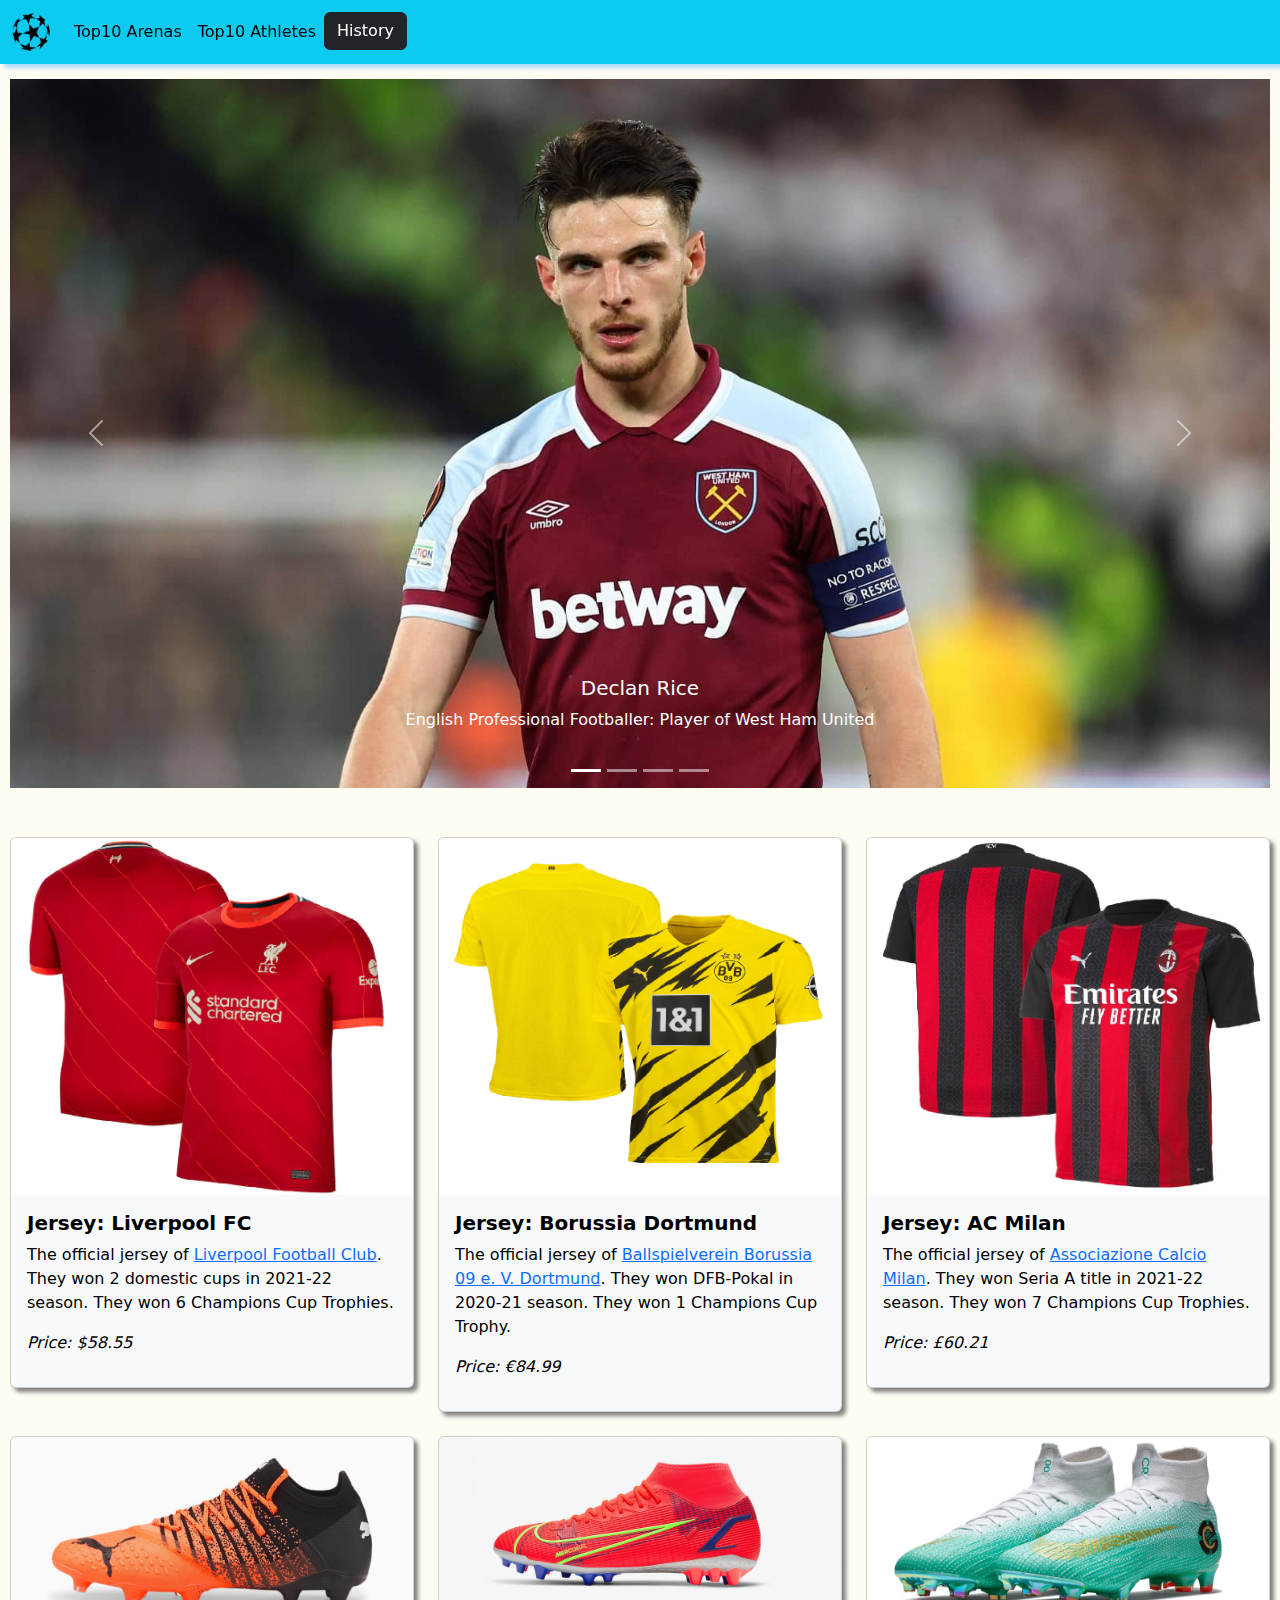
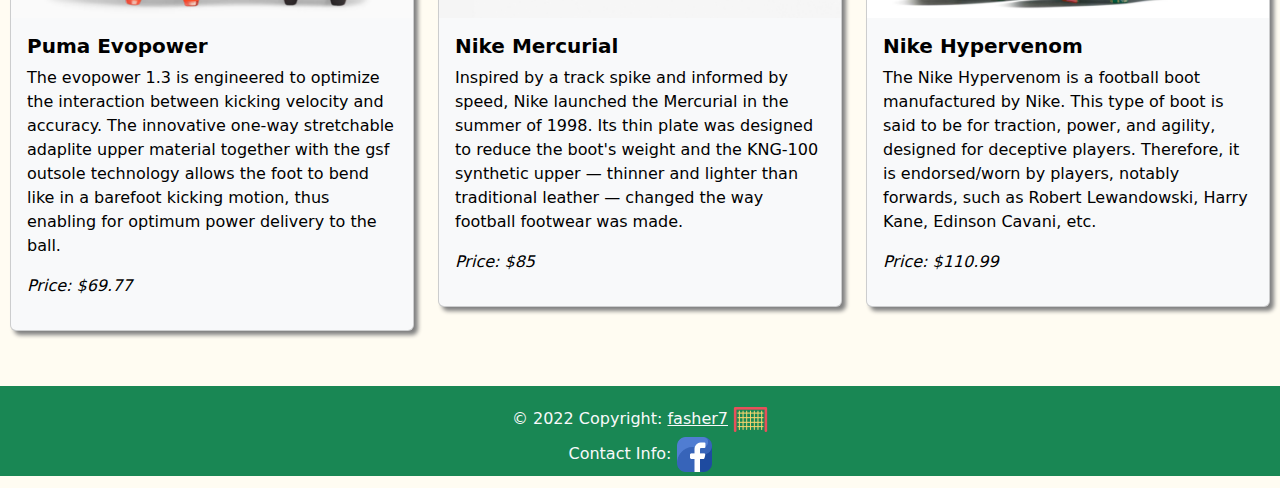
<file: index.html>
<!DOCTYPE html>
<html lang="en">
  <head>
    <meta charset="UTF-8" />
    <meta http-equiv="X-UA-Compatible" content="IE=edge" />
    <meta name="viewport" content="width=device-width, initial-scale=1.0" />
    <title>myFootball</title>

    <link
      rel="stylesheet"
      href="https://cdn.jsdelivr.net/npm/bootstrap@5.2.0-beta1/dist/css/bootstrap.min.css"
    />
    <link rel="stylesheet" href="assignment2.css" />
    <link
      rel="stylesheet"
      href="https://cdnjs.cloudflare.com/ajax/libs/animate.css/4.1.1/animate.min.css"
    />
    <link rel="shortcut icon" href="./Images/favicon.png" type="image/x-icon" />
  </head>

  <body class="whole">
    <!-- NavBar -->
    <nav class="navbar sticky-top navShad navbar-expand bg-info">
      <div class="container-fluid">
        <a
          class="navbar-brand animate__animated animate__tada"
          href="https://www.uefa.com/uefachampionsleague/"
          target="_blank"
        >
          <img class ="manual" src="./Images/football1.png" "alt="">
        </a>

        <ul
          class="navbar-nav me-auto my-2 my-lg-0 navbar-nav-scroll"
          style="--bs-scroll-height: 100px"
        >
          <li class="nav-item animate__animated animate__backInDown">
            <a
              class="nav-link active"
              aria-current="page"
              href="https://lifebeyondsportmedia.com/Ranking-the-Top-10-Stadiums"
              target="_blank"
              >Top10 Arenas
            </a>
          </li>
          <li class="nav-item animate__animated animate__backInDown">
            <a
              class="nav-link active"
              aria-current="page"
              href="https://www.lineups.com/articles/top-10-best-soccer-players-in-the-world/"
              target="_blank"
              >Top10 Athletes
            </a>
          </li>
          <li class="nav-item animate__animated animate__lightSpeedInRight">
            <a
              class="btn btn-dark"
              href="https://www.footballhistory.org/"
              role="button"
              target="_blank"
              >History</a
            >
          </li>
        </ul>
      </div>
    </nav>
    <!-- END -->

    <!-- Image Slider / Carousal -->
    <div
      id="carouselExampleCaptions"
      class="carousel slide myMargin1"
      data-bs-ride="false"
    >
      <div class="carousel-indicators">
        <button
          type="button"
          data-bs-target="#carouselExampleCaptions"
          data-bs-slide-to="0"
          class="active"
          aria-current="true"
          aria-label="Slide 1"
        ></button>
        <button
          type="button"
          data-bs-target="#carouselExampleCaptions"
          data-bs-slide-to="1"
          aria-label="Slide 2"
        ></button>
        <button
          type="button"
          data-bs-target="#carouselExampleCaptions"
          data-bs-slide-to="2"
          aria-label="Slide 3"
        ></button>
        <button
          type="button"
          data-bs-target="#carouselExampleCaptions"
          data-bs-slide-to="3"
          aria-label="Slide 4"
        ></button>
      </div>
      <div class="carousel-inner">
        <div class="carousel-item active">
          <img src="./Images/Player1.jpg" class="d-block w-100" alt="..." />
          <div class="carousel-caption d-none d-md-block">
            <h5>Declan Rice</h5>
            <p>English Professional Footballer: Player of West Ham United</p>
          </div>
        </div>
        <div class="carousel-item">
          <img src="./Images/Player2.jpg" class="d-block w-100" alt="..." />
          <div class="carousel-caption d-none d-md-block">
            <h5>Son Heung-min</h5>
            <p>
              South Korean Professional Footballer: Player of Tottenham Hotspur
            </p>
          </div>
        </div>
        <div class="carousel-item">
          <img src="./Images/Player3.jpg" class="d-block w-100" alt="..." />
          <div class="carousel-caption d-none d-md-block">
            <h5>Joshua Walter Kimmich</h5>
            <p>German Professional Footballer: Player of Bayern Munich</p>
          </div>
        </div>
        <div class="carousel-item">
          <img src="./Images/Player4.jpg" class="d-block w-100" alt="..." />
          <div class="carousel-caption d-none d-md-block tchange">
            <h5>Rodrygo Silva de Goes</h5>
            <p>Brazilian Professional Footballer: Player of Real Madrid</p>
          </div>
        </div>
      </div>
      <button
        class="carousel-control-prev"
        type="button"
        data-bs-target="#carouselExampleCaptions"
        data-bs-slide="prev"
      >
        <span class="carousel-control-prev-icon" aria-hidden="true"></span>
        <span class="visually-hidden">Previous</span>
      </button>
      <button
        class="carousel-control-next"
        type="button"
        data-bs-target="#carouselExampleCaptions"
        data-bs-slide="next"
      >
        <span class="carousel-control-next-icon" aria-hidden="true"></span>
        <span class="visually-hidden">Next</span>
      </button>
    </div>
    <!-- END -->

    <!-- Card -->
    <div class="myMargin1 row row-cols-1 row-cols-md-3 g-4">
      <div class="col">
        <div class="card text-bg-light">
          <img src="./Images/Jersey1.png" class="card-img-top" alt="..." />
          <div class="card-body">
            <h5 class="card-title"><b>Jersey: Liverpool FC</b></h5>
            <p class="card-text">
              The official jersey of
              <a href="https://www.liverpoolfc.com/" target="_blank"
                >Liverpool Football Club</a
              >. They won 2 domestic cups in 2021-22 season. They won 6
              Champions Cup Trophies.
            </p>
            <p>
              <i>Price: $58.55</i>
            </p>
          </div>
        </div>
      </div>
      <div class="col">
        <div class="card text-bg-light">
          <img src="./Images/Jersey2.png" class="card-img-top" alt="..." />
          <div class="card-body">
            <h5 class="card-title"><b>Jersey: Borussia Dortmund</b></h5>
            <p class="card-text">
              The official jersey of
              <a href="https://www.bvb.de/" target="_blank"
                >Ballspielverein Borussia 09 e. V. Dortmund</a
              >. They won DFB-Pokal in 2020-21 season. They won 1 Champions Cup
              Trophy.
            </p>
            <p>
              <i>Price: €84.99</i>
            </p>
          </div>
        </div>
      </div>
      <div class="col">
        <div class="card text-bg-light">
          <img src="./Images/Jersey3.png" class="card-img-top" alt="..." />
          <div class="card-body">
            <h5 class="card-title"><b>Jersey: AC Milan</b></h5>
            <p class="card-text">
              The official jersey of
              <a href="https://www.acmilan.com/en" target="_blank"
                >Associazione Calcio Milan</a
              >. They won Seria A title in 2021-22 season. They won 7 Champions
              Cup Trophies.
            </p>
            <p>
              <i>Price: £60.21</i>
            </p>
          </div>
        </div>
      </div>
      <div class="col">
        <div class="card text-bg-light">
          <img src="./Images/Boot1.jpg" class="card-img-top" alt="..." />
          <div class="card-body">
            <h5 class="card-title"><b>Puma Evopower</b></h5>
            <p class="card-text">
              The evopower 1.3 is engineered to optimize the interaction between
              kicking velocity and accuracy. The innovative one-way stretchable
              adaplite upper material together with the gsf outsole technology
              allows the foot to bend like in a barefoot kicking motion, thus
              enabling for optimum power delivery to the ball.
            </p>
            <p>
              <i>Price: $69.77</i>
            </p>
          </div>
        </div>
      </div>
      <div class="col">
        <div class="card text-bg-light">
          <img src="./Images/Boot2.jpg" class="card-img-top" alt="..." />
          <div class="card-body">
            <h5 class="card-title"><b>Nike Mercurial</b></h5>
            <p class="card-text">
              Inspired by a track spike and informed by speed, Nike launched the
              Mercurial in the summer of 1998. Its thin plate was designed to
              reduce the boot's weight and the KNG-100 synthetic upper — thinner
              and lighter than traditional leather — changed the way football
              footwear was made.
            </p>
            <p>
              <i>Price: $85</i>
            </p>
          </div>
        </div>
      </div>
      <div class="col">
        <div class="card text-bg-light">
          <img src="./Images/Boot3.jpg" class="card-img-top" alt="..." />
          <div class="card-body">
            <h5 class="card-title"><b>Nike Hypervenom</b></h5>
            <p class="card-text">
              The Nike Hypervenom is a football boot manufactured by Nike. This
              type of boot is said to be for traction, power, and agility,
              designed for deceptive players. Therefore, it is endorsed/worn by
              players, notably forwards, such as Robert Lewandowski, Harry Kane,
              Edinson Cavani, etc.
            </p>
            <p>
              <i>Price: $110.99</i>
            </p>
          </div>
        </div>
      </div>
    </div>
    <!-- END -->

    <!-- Footer -->
    <footer
      class="bg-success text-center text-light text-lg-start myMargin2 myImg myHeight"
    >
      <div class="text-center p-3">
        © 2022 Copyright:
        <a class="text-light" href="https://github.com/fasher7" target="_blank"
          >fasher7</a
        >
        <img src="./Images/goalpost.png" alt="" />
        <br />
        Contact Info:
        <a href="https://www.facebook.com/FaShEr07/" target="_blank"
          ><img src="./Images/facebook.png" alt=""
        /></a>
      </div>
    </footer>
    <!-- END -->

    <script src="https://cdn.jsdelivr.net/npm/bootstrap@5.2.0-beta1/dist/js/bootstrap.bundle.min.js"></script>
  </body>
</html>
</file>
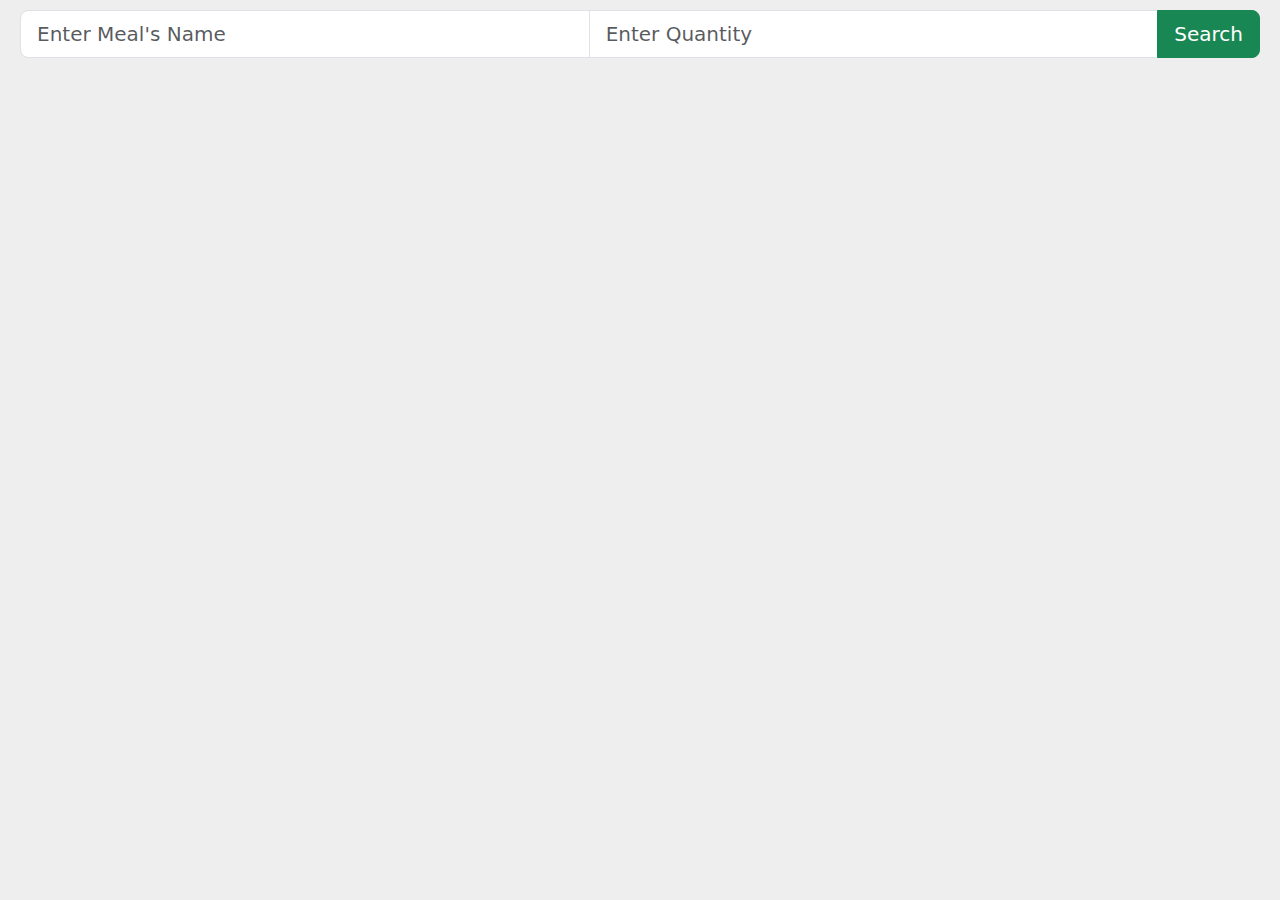
<file: Final/index.html>
<!DOCTYPE html>
<html lang="en">
<head>
    <meta charset="UTF-8">
    <meta http-equiv="X-UA-Compatible" content="IE=edge">
    <meta name="viewport" content="width=device-width, initial-scale=1.0">
    <title>Final Examination</title>
    <link rel="stylesheet" href="final.css">
    <link rel="stylesheet" href="https://cdn.jsdelivr.net/npm/bootstrap@5.2.0/dist/css/bootstrap.min.css">
</head>

<body class="myBody">

    <div class="input-group input-group-lg mb-3 myDiv1">
        <input
          type="text"
          id="search"
          class="form-control"
          placeholder="Enter Meal's Name"
        />
        <input
          type="text"
          id="myQuantity"
          class="form-control"
          placeholder="Enter Quantity"
        />
        <button onclick="api()" class="btn btn-success" type="button">
          Search
        </button>
      </div>

    <div id="outer" class="ms-4 d-flex flex-wrap">

    </div>

    <script src="final.js"></script>
    <script src="https://cdn.jsdelivr.net/npm/bootstrap@5.2.0/dist/js/bootstrap.bundle.min.js"></script>
</body>
</html>
</file>
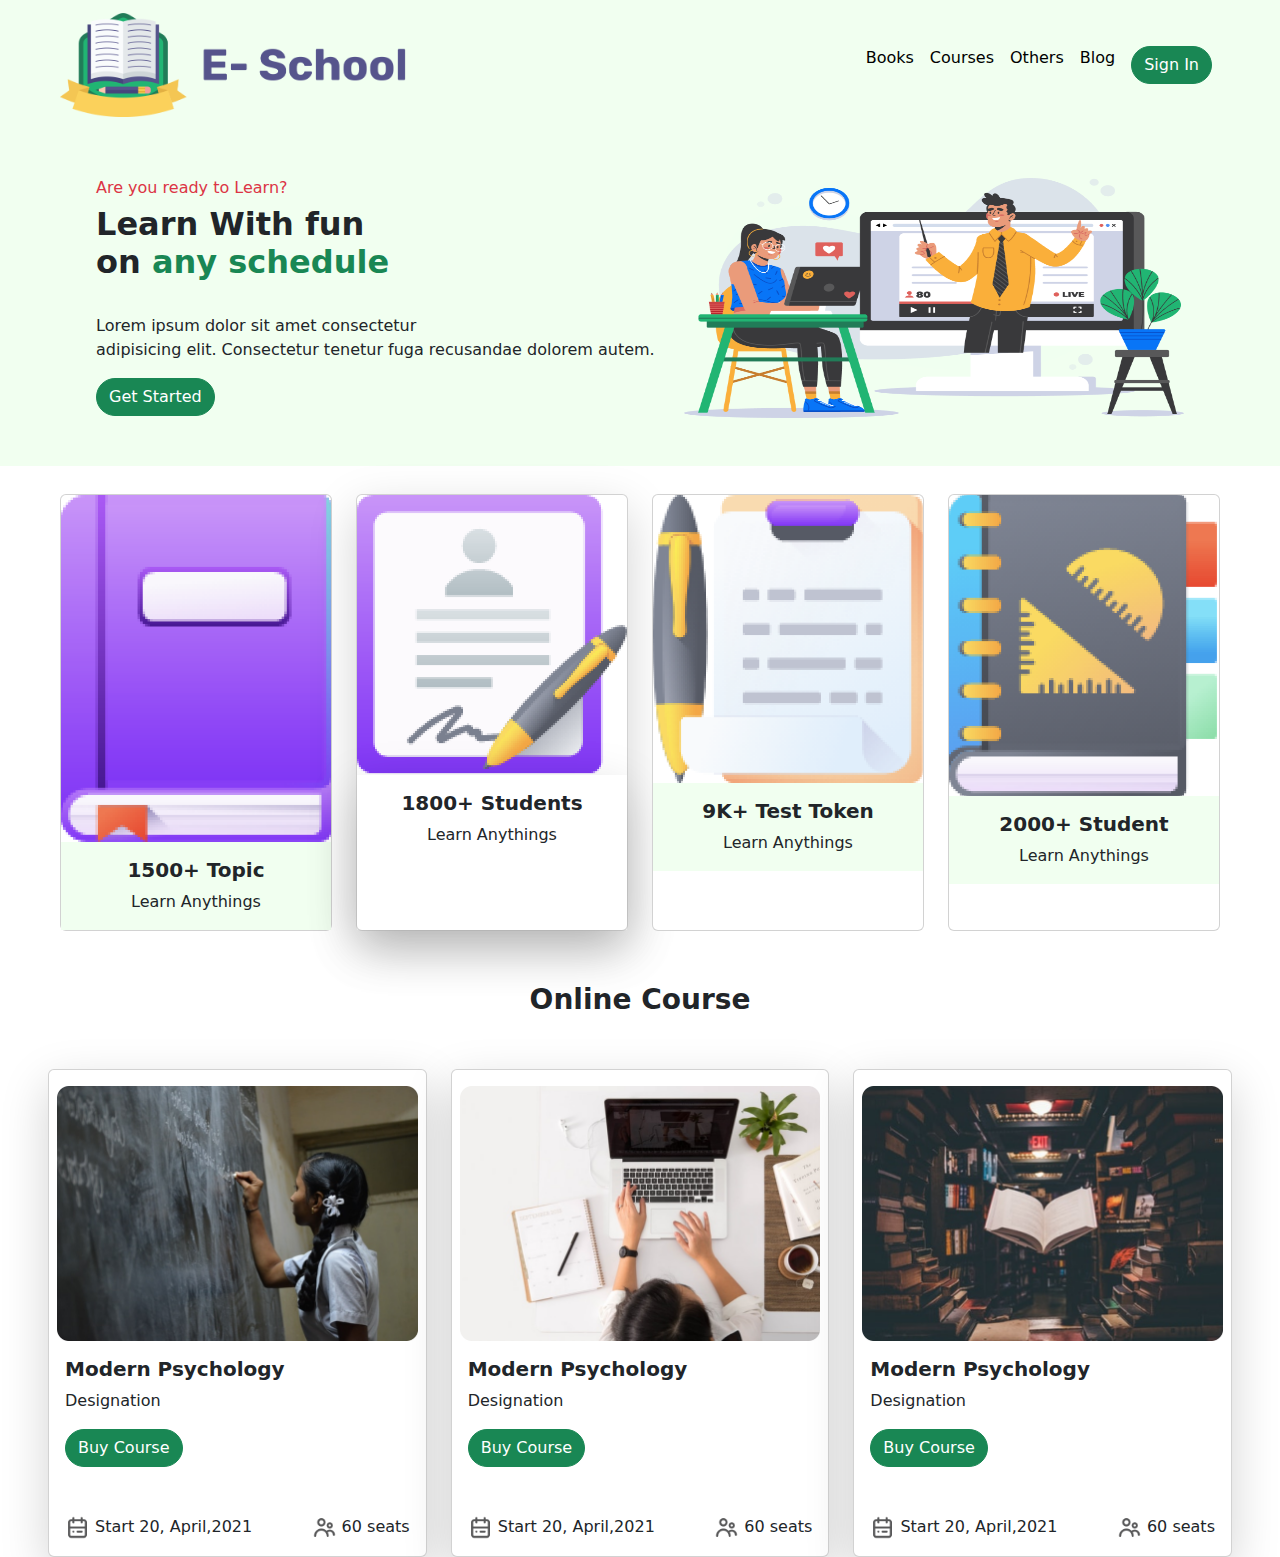
<file: Midterm/index.html>
<!DOCTYPE html>
<html lang="en">
  <head>
    <meta charset="UTF-8" />
    <meta http-equiv="X-UA-Compatible" content="IE=edge" />
    <meta name="viewport" content="width=device-width, initial-scale=1.0" />
    <title>MID MIS455</title>

    <link rel="stylesheet" href="midterm.css" />
    <link
      rel="stylesheet"
      href="https://cdn.jsdelivr.net/npm/bootstrap@5.2.0-beta1/dist/css/bootstrap.min.css"
    />
    <link
      rel="stylesheet"
      href="https://cdnjs.cloudflare.com/ajax/libs/animate.css/4.1.1/animate.min.css"
    />
  </head>

  <body>
    <!-- NAVBAR -->
    <div class="upper ps-5 pe-5">
      <nav class="navbar navbar-expand-lg">
        <div class="container-fluid">
          <a class="navbar-brand" href="#"
            ><img src="./ICON/Logo.png" class="mylogo" alt=""
          /></a>
          <button
            class="navbar-toggler"
            type="button"
            data-bs-toggle="collapse"
            data-bs-target="#navbarNavAltMarkup"
            aria-controls="navbarNavAltMarkup"
            aria-expanded="false"
            aria-label="Toggle navigation"
          >
            <span class="navbar-toggler-icon"></span>
          </button>
          <div class="collapse navbar-collapse" id="navbarNavAltMarkup">
            <div class="navbar-nav ms-auto topright">
              <a class="nav-link active" aria-current="page" href="#">Books</a>
              <a class="nav-link active" href="#">Courses</a>
              <a class="nav-link active" href="#">Others</a>
              <a class="nav-link active">Blog</a>
              <a class="nav-link active"
                ><button type="button" class="btn btn-success rounded-pill">
                  Sign In
                </button></a
              >
            </div>
          </div>
        </div>
      </nav>

      <div class="mt-5 ms-5 me-5 pb-5 outer">
        <div>
          <h6 class="text-danger">Are you ready to Learn?</h6>
          <h1 class="fs-2 fw-bold">
            Learn With fun <br />
            on <span class="text-success"> any schedule </span>
          </h1>
          <br />
          <p class="fw-light">
            Lorem ipsum dolor sit amet consectetur <br />
            adipisicing elit. Consectetur tenetur fuga recusandae dolorem autem.
          </p>
          <button type="button" class="btn btn-success rounded-pill btt">
            Get Started
          </button>
        </div>
        <div>
          <img src="./Photos/Illustration.png" class="illusize" alt="" />
        </div>
      </div>
    </div>

    <!-- Card -->
    <div class="mt-1 ms-5 me-5 row row-cols-1 row-cols-md-4 g-4">
      <div class="col">
        <div class="card h-100 mycol">
          <img src="./ICON/book.png" class="card-img-top change1" alt="..." />
          <div class="target">
            <div class="card-body">
              <h5 class="card-title text-center fw-bold thecol">1500+ Topic</h5>
              <p class="card-text text-center fw-light">Learn Anythings</p>
            </div>
          </div>
        </div>
      </div>
      <div class="col">
        <div class="card h-100 shadow-lg">
          <img
            src="./ICON/Student.png"
            class="card-img-top change2"
            alt="..."
          />
          <div class="card-body shadow-lg">
            <h5 class="card-title text-center fw-bold">
              1800+ Students
            </h5>
            <p class="card-text text-center fw-light">Learn Anythings</p>
          </div>
        </div>
      </div>
      <div class="col">
        <div class="card h-100">
          <img src="./ICON/Test.png" class="card-img-top change2" alt="..." />
          <div class="target">
            <div class="card-body">
              <h5 class="card-title text-center fw-bold thecol">
                9K+ Test Token
              </h5>
              <p class="card-text text-center fw-light">Learn Anythings</p>
            </div>
          </div>
        </div>
      </div>
      <div class="col">
        <div class="card h-100">
          <img
            src="./ICON/Students.png"
            class="card-img-top change1"
            alt="..."
          />
          <div class="target">
            <div class="card-body">
              <h5 class="card-title text-center fw-bold thecol">
                2000+ Student
              </h5>
              <p class="card-text text-center fw-light">Learn Anythings</p>
            </div>
          </div>
        </div>
      </div>
    </div>

    <!-- Again Card -->
    <div class="mt-5">
      <p class="text-center fs-3 fw-bold">Online Course</p>

      <div class="mt-5 ms-5 me-5">
        <div class="row row-cols-1 row-cols-md-3 g-4">
          <div class="col">
            <div class="card shadow-lg">
              <img
                src="./Photos/Morder pyschology.png"
                class="card-img-top pt-3 ps-2 pe-2"
                alt="..."
              />
              <div class="card-body">
                <h5 class="card-title fw-bold">Modern Psychology</h5>
                <p class="card-text fw-light">Designation</p>
                <button type="button" class="btn btn-success rounded-pill">
                  Buy Course
                </button>
                <div class="mt-5 fw-light">
                  <span>
                    <img class="myimg" src="./ICON/calendar.png" alt="" /> Start
                    20, April,2021</span
                  >
                  <span class="float-end"
                    ><img class="myimg" src="./ICON/people.png" alt="" /> 60
                    seats</span
                  >
                </div>
              </div>
            </div>
          </div>
          <div class="col">
            <div class="card shadow-lg">
              <img
                src="./Photos/Morder pychons.png"
                class="card-img-top pt-3 ps-2 pe-2"
                alt="..."
              />
              <div class="card-body">
                <h5 class="card-title fw-bold">Modern Psychology</h5>
                <p class="card-text fw-light">Designation</p>
                <button type="button" class="btn btn-success rounded-pill">
                  Buy Course
                </button>
                <div class="mt-5 fw-light">
                  <span>
                    <img class="myimg" src="./ICON/calendar.png" alt="" /> Start
                    20, April,2021</span
                  >
                  <span class="float-end"
                    ><img class="myimg" src="./ICON/people.png" alt="" /> 60
                    seats</span
                  >
                </div>
              </div>
            </div>
          </div>
          <div class="col">
            <div class="card shadow-lg">
              <img
                src="./Photos/Morder psyc.png"
                class="card-img-top pt-3 ps-2 pe-2"
                alt="..."
              />
              <div class="card-body">
                <h5 class="card-title fw-bold">Modern Psychology</h5>
                <p class="card-text fw-light">Designation</p>
                <button type="button" class="btn btn-success rounded-pill">
                  Buy Course
                </button>
                <div class="mt-5 fw-light">
                  <span>
                    <img class="myimg" src="./ICON/calendar.png" alt="" /> Start
                    20, April,2021</span
                  >
                  <span class="float-end"
                    ><img class="myimg" src="./ICON/people.png" alt="" /> 60
                    seats</span
                  >
                </div>
              </div>
            </div>
          </div>
        </div>
      </div>
    </div>


    <script src="https://cdn.jsdelivr.net/npm/bootstrap@5.2.0-beta1/dist/js/bootstrap.bundle.min.js"></script>
  </body>
</html>
</file>
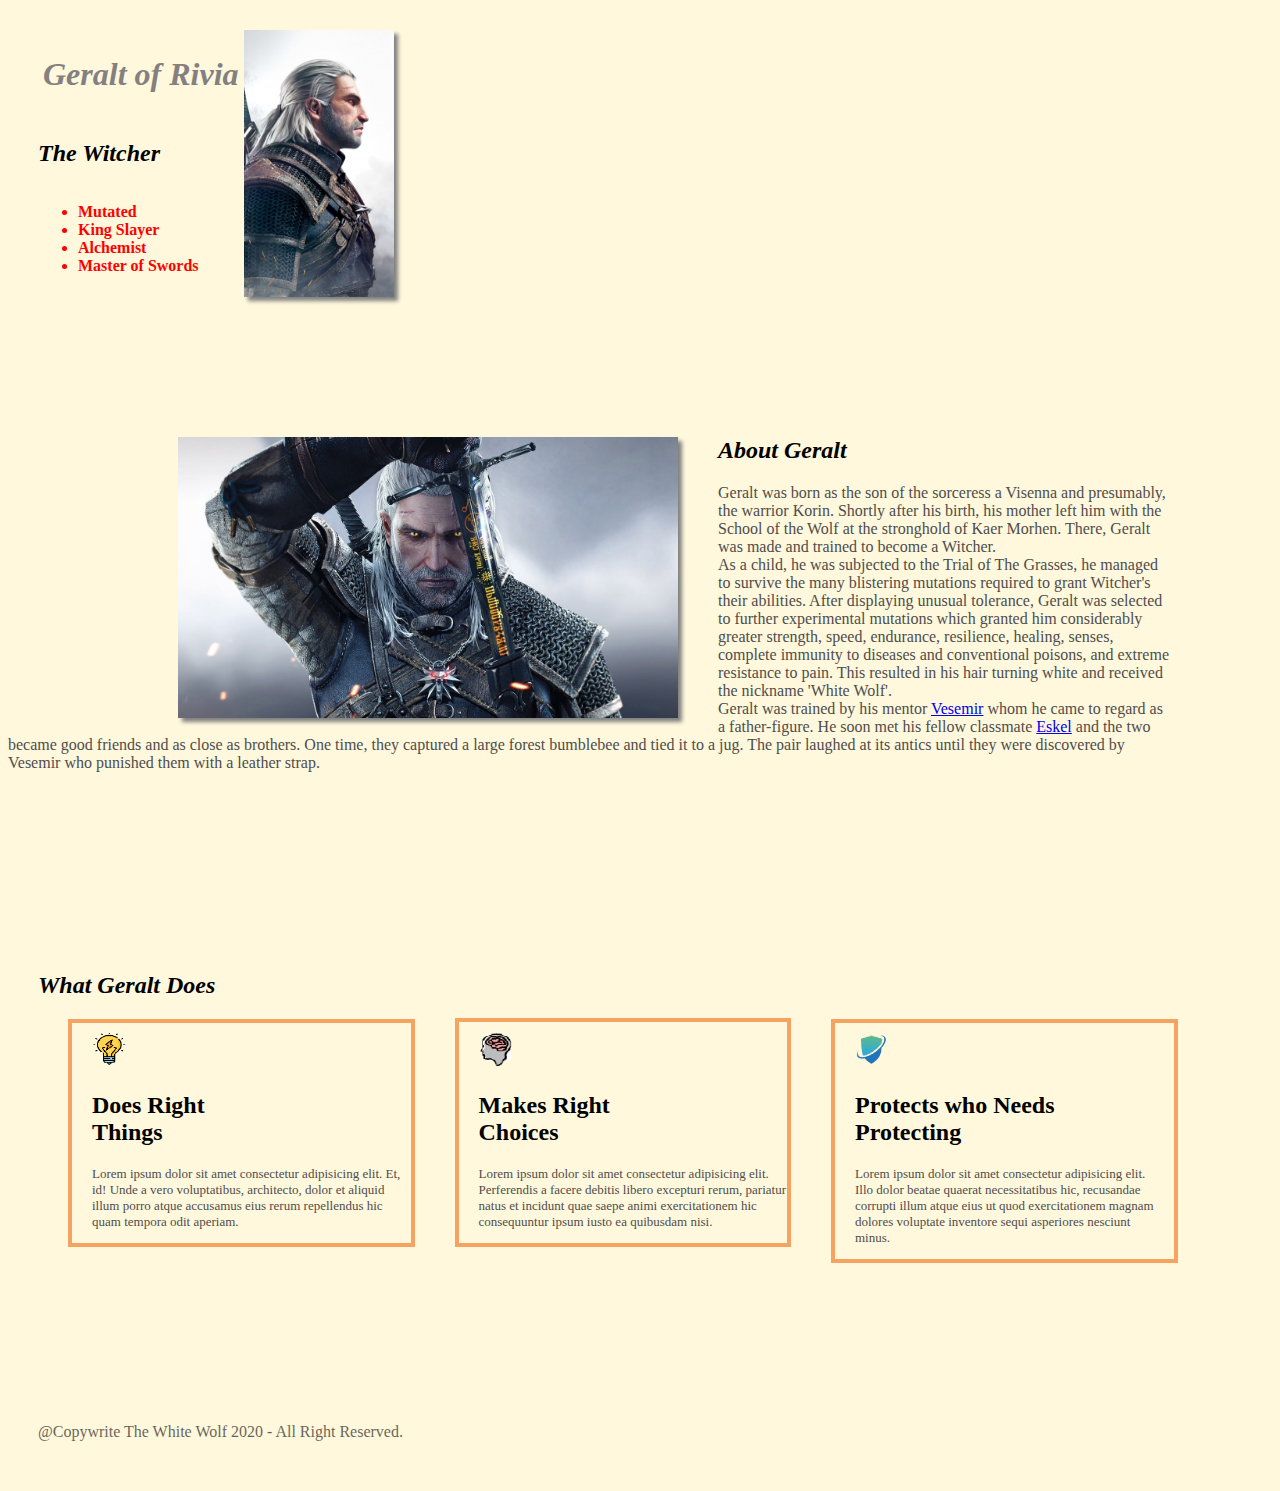
<file: Website 1/index.html>
<!DOCTYPE html>
<html lang="en">
  <head>
    <meta charset="UTF-8" />
    <meta http-equiv="X-UA-Compatible" content="IE=edge" />
    <meta name="viewport" content="width=device-width, initial-scale=1.0" />
    <title>Assignment1</title>
    <link rel="stylesheet" href="assignment1Style.css" />
  </head>

  <body class="whole">
      
    <div class="part1">
      <div class="act1">
        <h1><i> Geralt of Rivia </i></h1>
        <h2><i> The Witcher </i></h2>
        <ul>
          <li><b> Mutated </b></li>
          <li><b> King Slayer </b></li>
          <li><b> Alchemist </b></li>
          <li><b> Master of Swords </b></li>
        </ul>
      </div>
      <div class="act2">
        <img src="geralt.jpg" alt="" />
      </div>
    </div>

    <div class="part2">
      <img src="geralt2.jpg" alt="" />
      <h2><i> About Geralt </i></h2>

      <p>
        Geralt was born as the son of the sorceress a Visenna and presumably,
        the warrior Korin. Shortly after his birth, his mother left him with the
        School of the Wolf at the stronghold of Kaer Morhen. There, Geralt was
        made and trained to become a Witcher.
        <br />
        As a child, he was subjected to the Trial of The Grasses, he managed to
        survive the many blistering mutations required to grant Witcher's their
        abilities. After displaying unusual tolerance, Geralt was selected to
        further experimental mutations which granted him considerably greater
        strength, speed, endurance, resilience, healing, senses, complete
        immunity to diseases and conventional poisons, and extreme resistance to
        pain. This resulted in his hair turning white and received the nickname
        'White Wolf'.
        <br />
        Geralt was trained by his mentor
        <a href="https://witcher.fandom.com/wiki/Vesemir">Vesemir</a> whom he
        came to regard as a father-figure. He soon met his fellow classmate
        <a href="https://witcher.fandom.com/wiki/Eskel">Eskel</a> and the two
        became good friends and as close as brothers. One time, they captured a
        large forest bumblebee and tied it to a jug. The pair laughed at its
        antics until they were discovered by Vesemir who punished them with a
        leather strap.
      </p>
    </div>

    <div class="mother">
      <h2><i> What Geralt Does </i></h2>
      <div class="part3">
        <div class="part4 inside">
          <img src="icon1.png" alt="" class="i1" />
          <h2 class="E1"><b> Does Right Things </b></h2>
          <p>
            Lorem ipsum dolor sit amet consectetur adipisicing elit. Et, id!
            Unde a vero voluptatibus, architecto, dolor et aliquid illum porro
            atque accusamus eius rerum repellendus hic quam tempora odit
            aperiam.
          </p>
        </div>

        <div class="part4">
          <img src="icon2.png" alt="" class="i1" />
          <h2 class="E2"><b> Makes Right Choices </b></h2>
          <p>
            Lorem ipsum dolor sit amet consectetur adipisicing elit. Perferendis
            a facere debitis libero excepturi rerum, pariatur natus et incidunt
            quae saepe animi exercitationem hic consequuntur ipsum iusto ea
            quibusdam nisi.
          </p>
        </div>

        <div class="part4 inside">
          <img src="icon3.png" alt="" class="i1" />
          <h2 class="E3"><b> Protects who Needs Protecting </b></h2>
          <p>
            Lorem ipsum dolor sit amet consectetur adipisicing elit. Illo dolor
            beatae quaerat necessitatibus hic, recusandae corrupti illum atque
            eius ut quod exercitationem magnam dolores voluptate inventore sequi
            asperiores nesciunt minus.
          </p>
        </div>
      </div>
    </div>

    <footer>@Copywrite The White Wolf 2020 - All Right Reserved.</footer>
  </body>
</html>
</file>
<file: assignment2.css>
.whole
{
    background-color: rgb(255, 252, 242);
}

.navShad
{
    box-shadow: 4px 4px 4px rgb(176, 220, 248);
}

.manual
{
    width: 38px;  
}

.myMargin1
{
    margin-top: 5px;
    padding: 10px;
}

.tchange
{
    color:darkred;
}

.myMargin2
{
    margin-top: 45px;
}

.myImg img
{
    width: 35px;
}

.myHeight
{
    height: 90px;
}

.card
{
    box-shadow: 4px 4px 4px grey;
}
</file>
<file: Final/final.css>
.myBody
{
    background-color: #eee;
}

.myDiv1
{
    margin-top: 10px;
    padding-left: 20px;
    padding-right: 20px;
    padding-bottom: 20px;
}

.inner-style
{
    column-gap: 80px;
    row-gap: 35px;
}

.inner-style h5
{
    color: rgb(211, 14, 14)
}
.inner-style h4
{
    color: rgb(63, 169, 211)
}
</file>
<file: Midterm/midterm.css>
.upper
{
    background-color: #f1fff0;
}

.mylogo
{

    width: 350px;
}


.illusize
{
    width: 500px;
    height: 240px;
}

.outer
{
    display: flex;
    justify-content: space-between;
}

.myimg
{
    width: 25px;
}

.thecol
{
    color: rgb(3, 3, 96);
}

.target .card-body
{
    background-color: #f1fff0
}
</file>
<file: Website 1/assignment1Style.css>
.whole
{
    background-color: cornsilk;
}

.part1
{
    margin-left: 30px;
    margin-bottom: 140px;
    margin-top: 30px;
}

.part1 h1
{
    padding: 5px;
    color: rgb(133, 128, 128);
}

.part1 ul
{
    color: red;
}

.part1 img
{
    width: 150px;
    float: right;
    box-shadow: 4px 4px 4px grey;
}

.act1
{
    display: flex;
    flex-direction: column;
}

.part1
{
    display: flex;
}

.part2
{
    text-align: right;
    margin-bottom: 200px;
}

.part2 h2
{
    text-align: left;
}

.part2 p
{
    color: rgb(78, 77, 77);
    text-align: left;
    padding-right: 100px;
}

.part2 img
{
    width: 500px;
    float: left;
    margin-left: 170px;
    margin-right: 40px;
    box-shadow: 4px 4px 4px grey;
}

.mother
{
    margin-left: 30px;
}

.part3
{
    display: flex;
    justify-content: flex-start;
    align-items: baseline;
}

.part3 p
{
    color: rgb(78, 77, 77);
    font-size: small;
}

.part4
{
    border: 4px solid sandybrown;
    margin-right: 10px;
    margin-left: 30px;
    padding-left: 20px;
    padding-top: 10px;
    width: 25%;
}

.part4 .E1
{
    width: 42%;
}

.part4 .E2
{
    width: 47%;
}

.part4 .E3
{
    width: 68%;
}

.part4 h2:hover
{
    color: rgb(185, 140, 25);
}

.i1
{
    width: 35px;
}

.inside
{
    padding-right: 10px;
}

footer
{
    margin-top: 160px;
    margin-bottom: 50px;
    margin-left: 30px;
    opacity: 60%;
}
</file>
